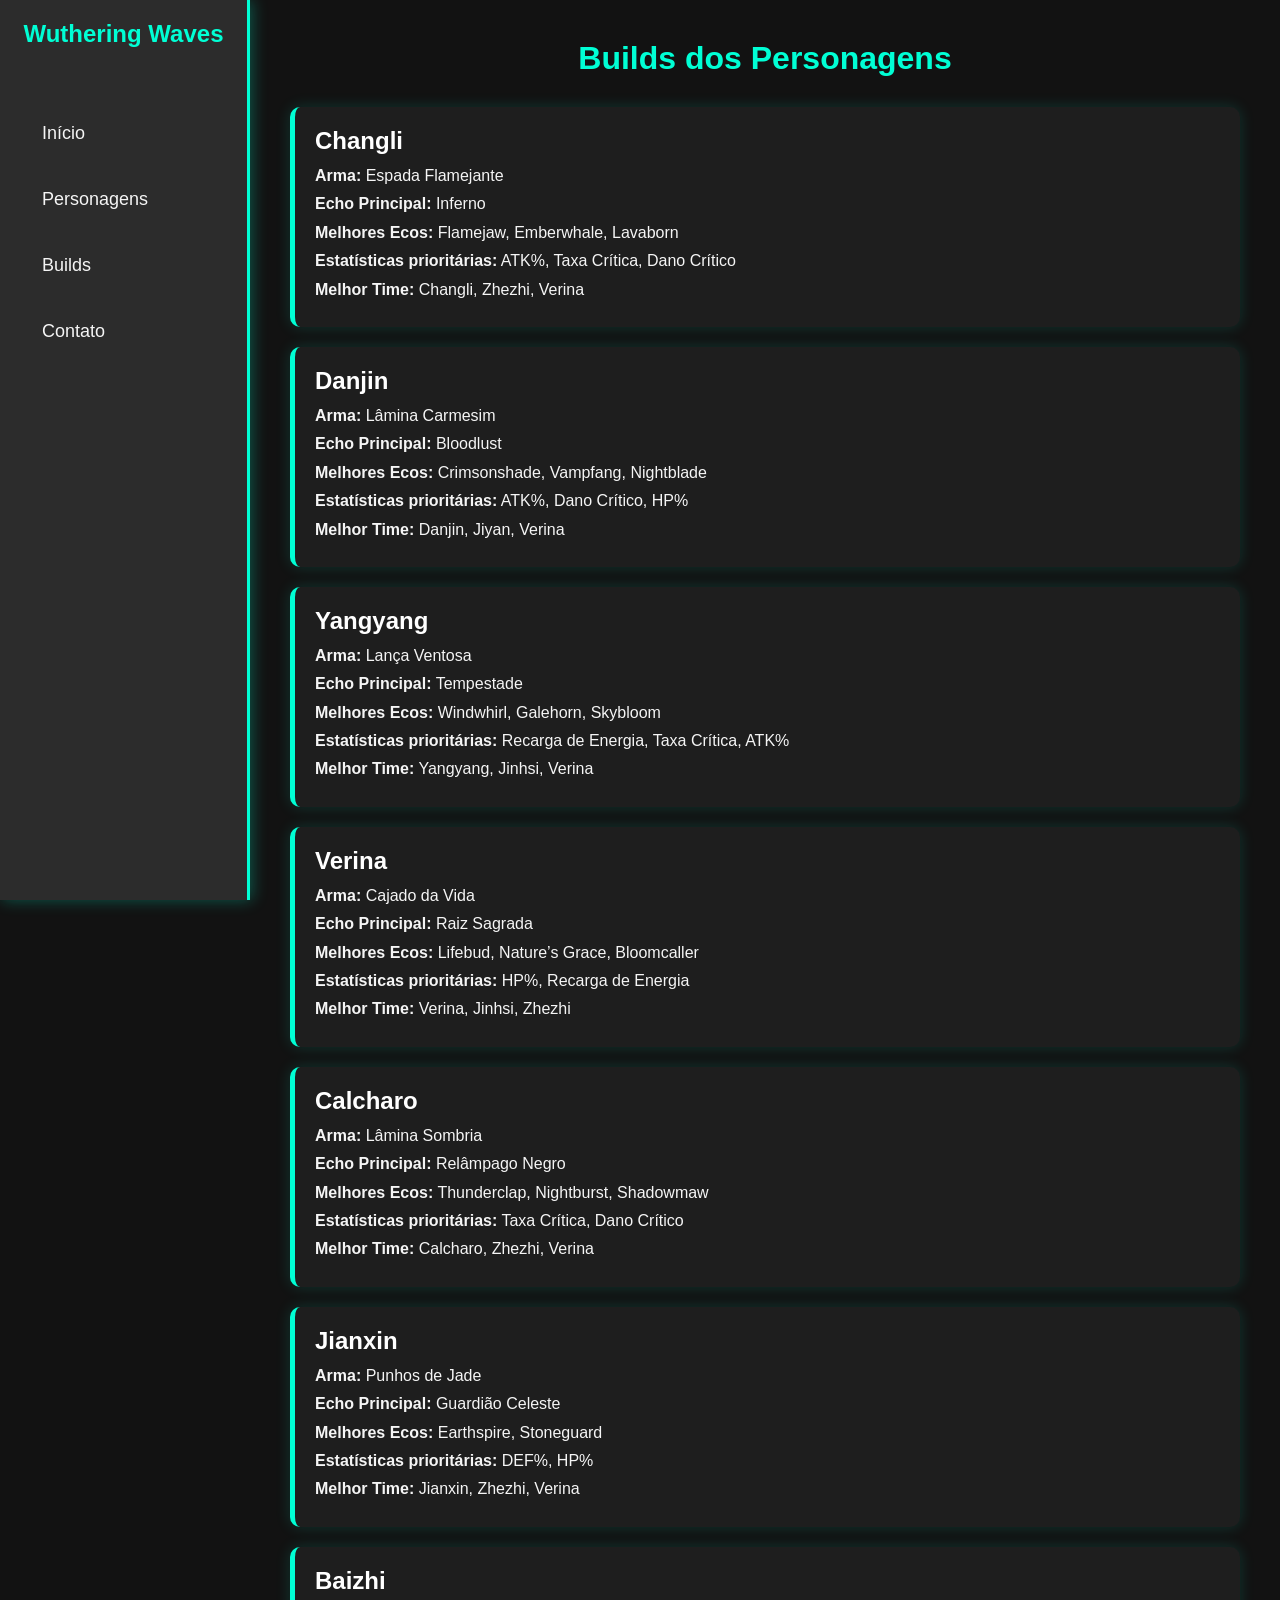
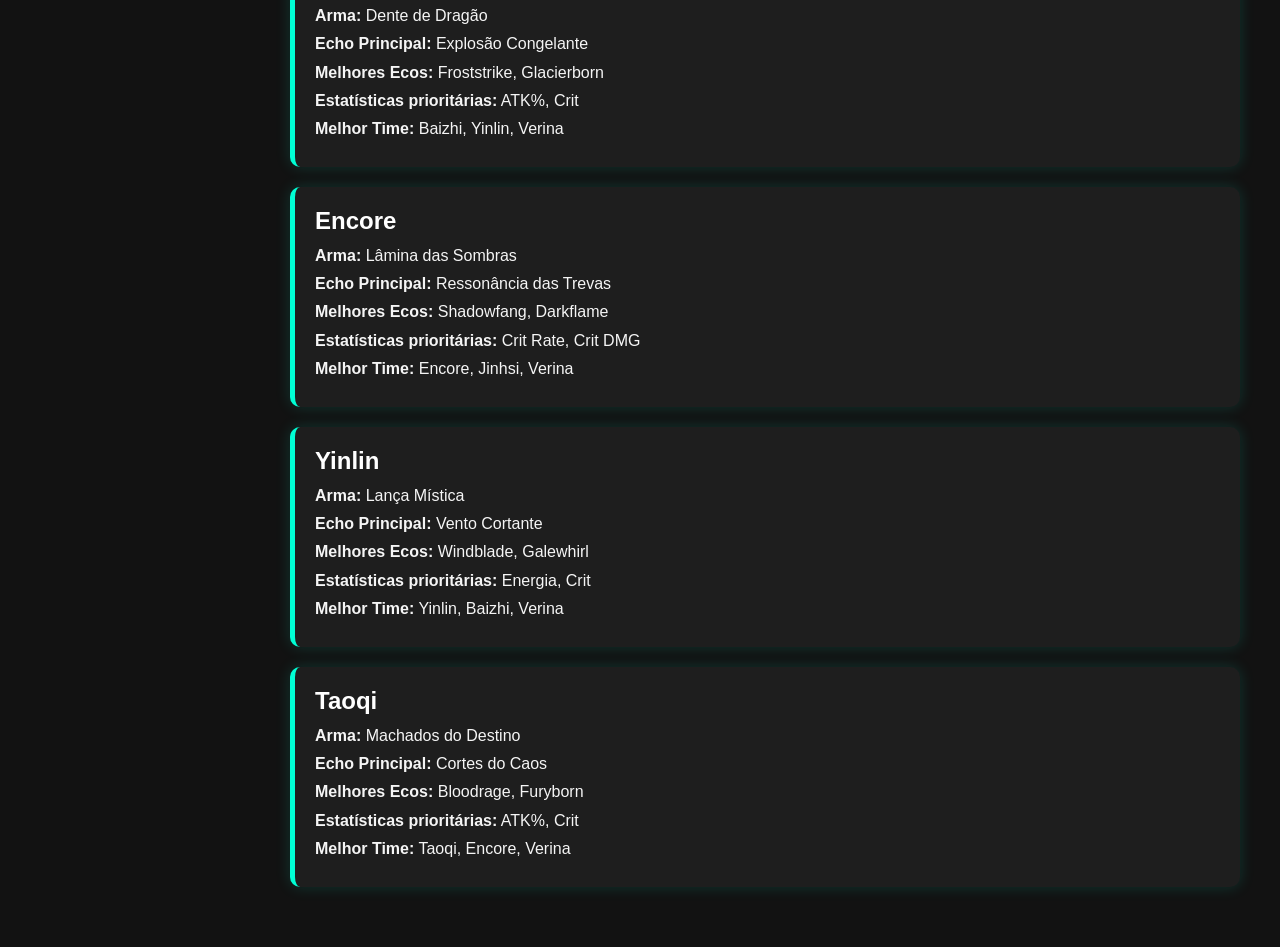
<file: builds.html>
<!DOCTYPE html>
<html lang="pt-br">

<head>
  <meta charset="UTF-8">
  <meta name="viewport" content="width=device-width, initial-scale=1.0">
  <title>Builds - Wuthering Waves</title>

  <link rel="stylesheet" href="css/builds.css">
</head>

<body>
  <button class="menu-toggle">☰</button>
  <!-- MENU PADRÃO DO SITE -->
  <nav class="menu">
    <h2 class="logo">Wuthering Waves</h2>

    <ul class="menu-list">
      <li><a href="index.html">Início</a></li>
      <li><a href="personagens.html">Personagens</a></li>
      <li><a href="builds.html">Builds</a></li>
      <li><a href="contato.html">Contato</a></li>
    </ul>
  </nav>

  <!-- CONTEÚDO -->
  <main class="main-content">

    <h1>Builds dos Personagens</h1>

    <section class="builds">

      <div class="build-card" id="changli">
       <h2>Changli</h2>
       <p><strong>Arma:</strong> Espada Flamejante</p>
       <p><strong>Echo Principal:</strong> Inferno</p>
       <p><strong>Melhores Ecos:</strong> Flamejaw, Emberwhale, Lavaborn</p>
       <p><strong>Estatísticas prioritárias:</strong> ATK%, Taxa Crítica, Dano Crítico</p>
       <p><strong>Melhor Time:</strong> Changli, Zhezhi, Verina</p>
      </div>

      <div class="build-card" id="danjin">
        <h2>Danjin</h2>
        <p><strong>Arma:</strong> Lâmina Carmesim</p>
        <p><strong>Echo Principal:</strong> Bloodlust</p>
        <p><strong>Melhores Ecos:</strong> Crimsonshade, Vampfang, Nightblade</p>
        <p><strong>Estatísticas prioritárias:</strong> ATK%, Dano Crítico, HP%</p>
        <p><strong>Melhor Time:</strong> Danjin, Jiyan, Verina</p>
      </div>

      <div class="build-card" id="yangyang">
        <h2>Yangyang</h2>
        <p><strong>Arma:</strong> Lança Ventosa</p>
        <p><strong>Echo Principal:</strong> Tempestade</p>
        <p><strong>Melhores Ecos:</strong> Windwhirl, Galehorn, Skybloom</p>
        <p><strong>Estatísticas prioritárias:</strong> Recarga de Energia, Taxa Crítica, ATK%</p>
        <p><strong>Melhor Time:</strong> Yangyang, Jinhsi, Verina</p>
      </div>

      <div class="build-card" id="verina">
        <h2>Verina</h2>
        <p><strong>Arma:</strong> Cajado da Vida</p>
        <p><strong>Echo Principal:</strong> Raiz Sagrada</p>
        <p><strong>Melhores Ecos:</strong> Lifebud, Nature’s Grace, Bloomcaller</p>
        <p><strong>Estatísticas prioritárias:</strong> HP%, Recarga de Energia</p>
        <p><strong>Melhor Time:</strong> Verina, Jinhsi, Zhezhi</p>
      </div>

      <div class="build-card" id="calcharo">
        <h2>Calcharo</h2>
        <p><strong>Arma:</strong> Lâmina Sombria</p>
        <p><strong>Echo Principal:</strong> Relâmpago Negro</p>
        <p><strong>Melhores Ecos:</strong> Thunderclap, Nightburst, Shadowmaw</p>
        <p><strong>Estatísticas prioritárias:</strong> Taxa Crítica, Dano Crítico</p>
        <p><strong>Melhor Time:</strong> Calcharo, Zhezhi, Verina</p>
      </div>

      <div class="build-card" id="jianxin">
        <h2>Jianxin</h2>
        <p><strong>Arma:</strong> Punhos de Jade</p>
        <p><strong>Echo Principal:</strong> Guardião Celeste</p>
        <p><strong>Melhores Ecos:</strong> Earthspire, Stoneguard</p>
        <p><strong>Estatísticas prioritárias:</strong> DEF%, HP%</p>
        <p><strong>Melhor Time:</strong> Jianxin, Zhezhi, Verina</p>
      </div>

      <div class="build-card" id="baizhi">
        <h2>Baizhi</h2>
        <p><strong>Arma:</strong> Dente de Dragão</p>
        <p><strong>Echo Principal:</strong> Explosão Congelante</p>
        <p><strong>Melhores Ecos:</strong> Froststrike, Glacierborn</p>
        <p><strong>Estatísticas prioritárias:</strong> ATK%, Crit</p>
        <p><strong>Melhor Time:</strong> Baizhi, Yinlin, Verina</p>
      </div>

      <div class="build-card" id="encore">
        <h2>Encore</h2>
        <p><strong>Arma:</strong> Lâmina das Sombras</p>
        <p><strong>Echo Principal:</strong> Ressonância das Trevas</p>
        <p><strong>Melhores Ecos:</strong> Shadowfang, Darkflame</p>
        <p><strong>Estatísticas prioritárias:</strong> Crit Rate, Crit DMG</p>
        <p><strong>Melhor Time:</strong> Encore, Jinhsi, Verina</p>
      </div>

      <div class="build-card" id="yinlin">
        <h2>Yinlin</h2>
        <p><strong>Arma:</strong> Lança Mística</p>
        <p><strong>Echo Principal:</strong> Vento Cortante</p>
        <p><strong>Melhores Ecos:</strong> Windblade, Galewhirl</p>
        <p><strong>Estatísticas prioritárias:</strong> Energia, Crit</p>
        <p><strong>Melhor Time:</strong> Yinlin, Baizhi, Verina</p>
      </div>

      <div class="build-card" id="taoqi">
        <h2>Taoqi</h2>
        <p><strong>Arma:</strong> Machados do Destino</p>
        <p><strong>Echo Principal:</strong> Cortes do Caos</p>
        <p><strong>Melhores Ecos:</strong> Bloodrage, Furyborn</p>
        <p><strong>Estatísticas prioritárias:</strong> ATK%, Crit</p>
        <p><strong>Melhor Time:</strong> Taoqi, Encore, Verina</p>
      </div>

  </main>
<script src="js/menu.js"></script>
</body>
</html>
</file>
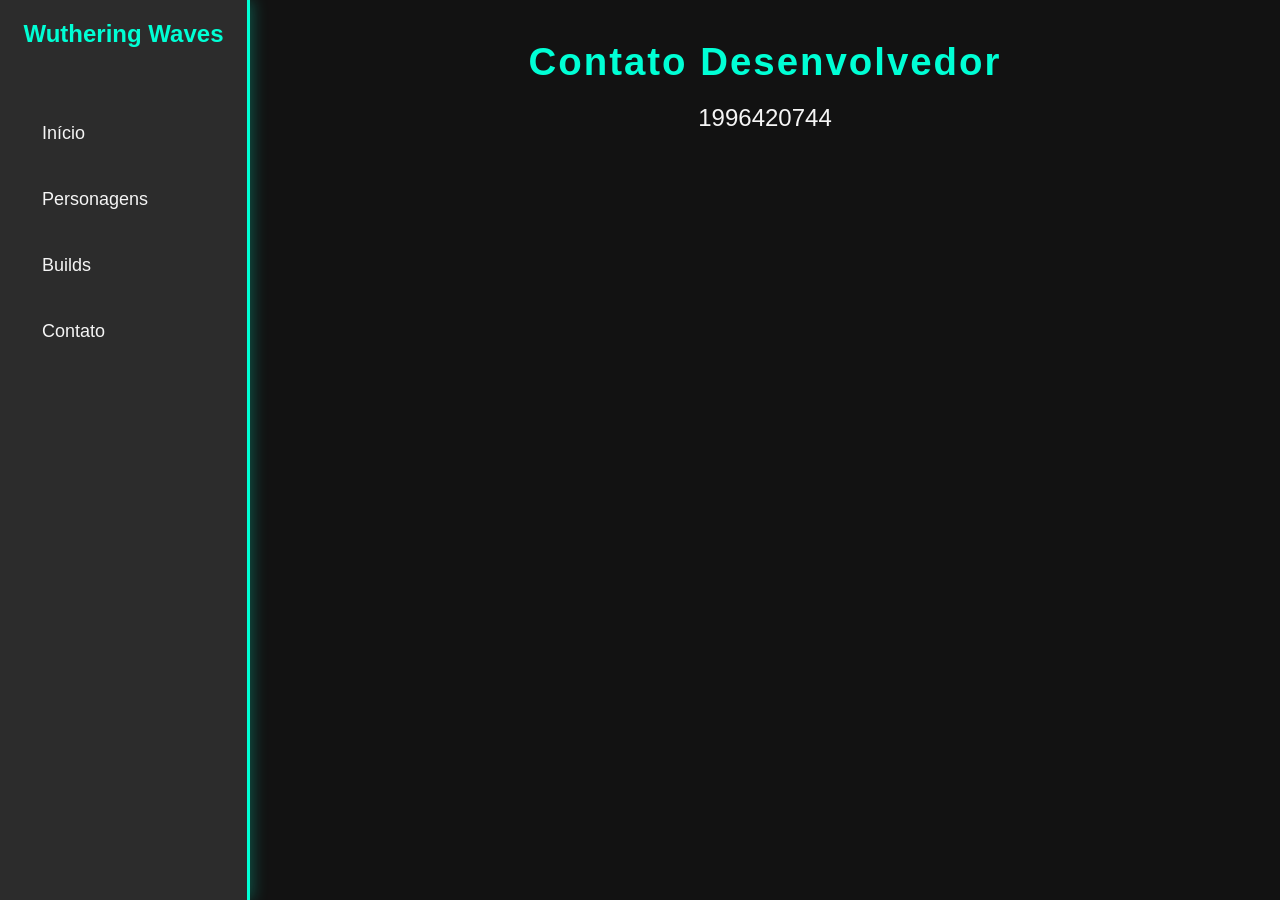
<file: contato.html>
<!DOCTYPE html>
<html lang="pt-br">

<head>
  <meta charset="UTF-8">
  <meta name="viewport" content="width=device-width, initial-scale=1.0">
  <title>Contato</title>
  <link rel="stylesheet" href="css/contato.css">
</head>

<body>
  <button class="menu-toggle">☰</button>
  <!-- MENU PADRÃO -->
  <nav class="menu">
    <h2 class="logo">Wuthering Waves</h2>

    <ul class="menu-list">
      <li><a href="index.html">Início</a></li>
      <li><a href="personagens.html">Personagens</a></li>
      <li><a href="builds.html">Builds</a></li>
      <li><a href="contato.html">Contato</a></li>
    </ul>
  </nav>

  <!-- CONTEÚDO -->
  <main class="main-content">

    <section class="contato">
      <h1>Contato Desenvolvedor</h1>
      <p class="telefone">1996420744</p>
    </section>

  </main>
<script src="js/menu.js"></script>
</body>
</html>
</file>
<file: css/builds.css>
/* Reset básico */
* {
  margin: 0;
  padding: 0;
  box-sizing: border-box;
}

/* Corpo */
body {
  font-family: 'Segoe UI', Tahoma, Geneva, Verdana, sans-serif;
  background-color: #121212;
  color: #f5f5f5;
  min-height: 100vh;
}

/* ===== MENU ===== */
.menu {
  position: fixed;
  top: 0;
  left: 0;
  height: 100%;
  width: 250px;
  background-color: #2c2c2c;
  padding: 20px;
  color: #00ffd5;
  display: flex;
  flex-direction: column;
  align-items: flex-start;
  box-shadow: 2px 0 15px rgba(0, 255, 213, 0.3);
  border-right: 3px solid #00ffd5;

  /* correção */
  transition: width 0.3s ease, transform 0.3s ease;
}

.menu .logo {
  font-size: 24px;
  font-weight: bold;
  margin-bottom: 40px;
  color: #00ffd5;
  text-align: center;
  width: 100%;
}

.menu-list {
  list-style: none;
  width: 100%;
}

.menu-list li {
  width: 100%;
  margin: 25px 0;
}

.menu-list li a {
  color: #f5f5f5;
  text-decoration: none;
  font-size: 18px;
  padding: 10px 20px;
  display: block;
  transition: color 0.3s ease, padding-left 0.3s ease;
  border-left: 2px solid transparent;
}

.menu-list li a:hover {
  color: #00ffd5;
  border-left: 2px solid #00ffd5;
  padding-left: 30px;
}

/* ===== CONTEÚDO ===== */
.main-content {
  margin-left: 250px;
  padding: 40px;
}

.main-content h1 {
  font-size: 2rem;
  margin-bottom: 30px;
  color: #00ffd5;
  text-align: center;
}

/* ===== CARDS ===== */
.build-card {
  background-color: #1e1e1e;
  border-left: 5px solid #00ffd5;
  border-radius: 10px;
  padding: 20px;
  margin-bottom: 20px;
  box-shadow: 0 0 15px rgba(0, 255, 213, 0.15);
  transition: transform 0.3s ease, box-shadow 0.3s ease;
}

.build-card:hover {
  transform: translateY(-5px);
  box-shadow: 0 0 25px #00ffd5;
}

.build-card h2 {
  color: #ffffff;
  margin-bottom: 10px;
}

.build-card p {
  margin: 6px 0;
  line-height: 1.4;
}

/* ===== RESPONSIVO ===== */

@media (max-width: 768px) {

  .menu {
    width: 200px;
  }

  .main-content {
    margin-left: 200px;
    padding: 30px;
  }

  .main-content h1 {
    font-size: 1.6rem;
  }

}

/* botão do menu */
.menu-toggle{
  display:none;
  position:fixed;
  top:15px;
  left:15px;
  font-size:28px;
  background:#2c2c2c;
  color:#00ffd5;
  border:none;
  padding:8px 14px;
  border-radius:6px;
  cursor:pointer;
  z-index:2000;
}

/* MOBILE */
@media (max-width:768px){

  .menu-toggle{
    display:block;
  }

  .menu{
    transform:translateX(-100%);
    z-index:1000;
  }

  .menu.active{
    transform:translateX(0);
  }

  .main-content{
    margin-left:0;
  }

}
</file>
<file: css/contato.css>
/* Reset básico */
* {
  margin: 0;
  padding: 0;
  box-sizing: border-box;
}

/* Corpo */
body {
  font-family: 'Segoe UI', Tahoma, Geneva, Verdana, sans-serif;
  background-color: #121212;
  color: #f5f5f5;
  min-height: 100vh;
}

/* ===== MENU ===== */
.menu {
  position: fixed;
  top: 0;
  left: 0;
  height: 100%;
  width: 250px;
  background-color: #2c2c2c;
  padding: 20px;
  color: #00ffd5;
  display: flex;
  flex-direction: column;
  align-items: flex-start;
  box-shadow: 2px 0 15px rgba(0, 255, 213, 0.3);
  border-right: 3px solid #00ffd5;

  /* correção */
  transition: width 0.3s ease, transform 0.3s ease;
}

.menu .logo {
  font-size: 24px;
  font-weight: bold;
  margin-bottom: 40px;
  color: #00ffd5;
  text-align: center;
  width: 100%;
}

.menu-list {
  list-style: none;
  width: 100%;
}

.menu-list li {
  width: 100%;
  margin: 25px 0;
}

.menu-list li a {
  color: #f5f5f5;
  text-decoration: none;
  font-size: 18px;
  padding: 10px 20px;
  display: block;
  transition: color 0.3s ease, padding-left 0.3s ease;
  border-left: 2px solid transparent;
}

.menu-list li a:hover {
  color: #00ffd5;
  border-left: 2px solid #00ffd5;
  padding-left: 30px;
}

/* ===== CONTEÚDO ===== */
.main-content {
  margin-left: 250px;
  padding: 40px;
}

.main-content h1 {
  font-size: 2.4rem;
  margin-bottom: 20px;
  color: #00ffd5;
  text-align: center;
  letter-spacing: 2px;
}

.telefone {
  font-size: 1.5rem;
  text-align: center;
}

/* ===== RESPONSIVO ===== */

@media (max-width: 768px) {

  .menu {
    width: 200px;
  }

  .main-content {
    margin-left: 200px;
    padding: 30px;
  }

  .main-content h1 {
    font-size: 2rem;
  }

}

/* botão do menu */
.menu-toggle{
  display:none;
  position:fixed;
  top:15px;
  left:15px;
  font-size:28px;
  background:#2c2c2c;
  color:#00ffd5;
  border:none;
  padding:8px 14px;
  border-radius:6px;
  cursor:pointer;

  /* correção */
  z-index:2000;
}

/* MOBILE */
@media (max-width:768px){

  .menu-toggle{
    display:block;
  }

  .menu{
    transform:translateX(-100%);
    z-index:1000;
  }

  .menu.active{
    transform:translateX(0);
  }

  .main-content{
    margin-left:0;
  }

}
</file>
